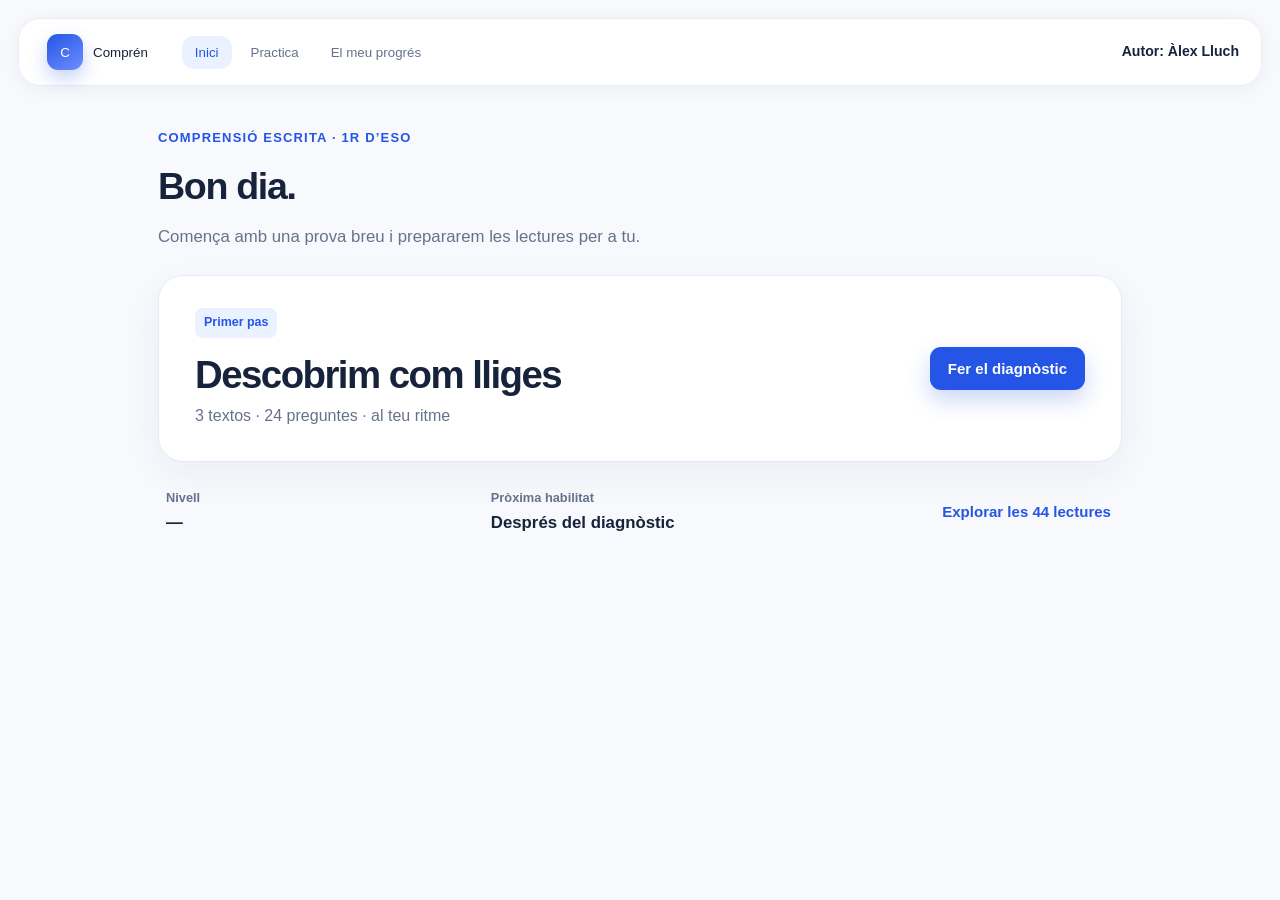
<file: index.html>
<!doctype html>
<html lang="ca">
<head>
  <meta charset="utf-8">
  <meta name="viewport" content="width=device-width,initial-scale=1">
  <meta http-equiv="refresh" content="0;url=./compren/">
  <title>Comprén · Comprensió escrita</title>
  <link rel="canonical" href="https://lluchvalencia.github.io/webs-educatives/compren/">
</head>
<body>
  <p><a href="./compren/">Entrar en Comprén</a></p>
</body>
</html>
</file>
<file: compren/styles.css>
:root{--ink:#17223b;--muted:#66728c;--line:#dfe6f2;--blue:#2455e6;--blue2:#6e8fff;--sky:#eaf1ff;--mint:#dff8ed;--green:#16845b;--amber:#fff1cf;--red:#b93d52;--white:#fff;--panel:rgba(255,255,255,.82);--shadow:0 18px 50px rgba(49,74,128,.12);font-family:Inter,ui-rounded,"SF Pro Rounded","Segoe UI",sans-serif;color:var(--ink);background:#edf3ff;font-synthesis:none}
*{box-sizing:border-box}body{margin:0;min-height:100vh;background:radial-gradient(circle at 8% 0%,#dfeaff 0,transparent 31%),radial-gradient(circle at 92% 18%,#e0faf0 0,transparent 26%),#f6f8fc;font-size:16px;line-height:1.55}.shell{max-width:1440px;margin:auto;min-height:100vh;padding:18px}.topbar{height:68px;display:flex;align-items:center;gap:28px;padding:0 22px;border:1px solid rgba(255,255,255,.8);background:rgba(255,255,255,.76);backdrop-filter:blur(22px);border-radius:22px;box-shadow:0 8px 30px rgba(54,70,110,.08);position:sticky;top:12px;z-index:20}.brand{border:0;background:none;display:flex;align-items:center;gap:10px;color:var(--ink);font:800 20px inherit;cursor:pointer}.brandmark{display:grid;place-items:center;width:36px;height:36px;border-radius:11px;background:linear-gradient(145deg,var(--blue),#6e8fff);color:#fff;box-shadow:0 8px 18px rgba(36,85,230,.26)}nav{display:flex;gap:6px;flex:1}.nav-item{border:0;background:transparent;color:var(--muted);padding:9px 13px;border-radius:12px;font:650 14px inherit;cursor:pointer}.nav-item:hover,.nav-item.active{color:var(--blue);background:var(--sky)}.profile-chip{display:flex;align-items:center;gap:8px;font-size:14px}.profile-chip span{display:grid;place-items:center;width:34px;height:34px;border-radius:50%;background:#17223b;color:#fff;font-weight:800}button{font-family:inherit}.page{max-width:1180px;margin:0 auto;padding:48px 8px 64px}.eyebrow{margin:0 0 9px;color:var(--blue);font-weight:800;font-size:13px;letter-spacing:.09em;text-transform:uppercase}.hero{display:grid;grid-template-columns:minmax(0,1.45fr) minmax(280px,.75fr);gap:22px;align-items:stretch}.hero-main,.card,.side-card,.activity-pane{background:var(--panel);border:1px solid rgba(255,255,255,.92);box-shadow:var(--shadow);border-radius:28px}.hero-main{padding:42px;min-height:330px;position:relative;overflow:hidden}.hero-main:after{content:"";position:absolute;width:240px;height:240px;border-radius:50%;background:linear-gradient(135deg,rgba(36,85,230,.14),rgba(61,213,154,.13));right:-75px;bottom:-90px}.hero h1{font-size:clamp(2.2rem,5vw,4.4rem);letter-spacing:-.055em;line-height:.98;max-width:670px;margin:0 0 20px}.lead{color:var(--muted);font-size:1.1rem;max-width:590px;margin:0 0 28px}.btn{border:0;border-radius:14px;padding:13px 18px;font-weight:800;font-size:15px;cursor:pointer;transition:.18s transform,.18s box-shadow}.btn:hover{transform:translateY(-1px)}.btn-primary{background:var(--blue);color:#fff;box-shadow:0 10px 22px rgba(36,85,230,.24)}.btn-secondary{background:#fff;color:var(--ink);border:1px solid var(--line)}.btn-ghost{background:var(--sky);color:var(--blue)}.btn:disabled{opacity:.45;cursor:not-allowed;transform:none}.hero-actions{display:flex;gap:10px;flex-wrap:wrap}.hero-side{display:grid;gap:16px}.side-card{padding:25px}.level-orbit{display:flex;align-items:center;gap:18px}.level-ring{width:88px;height:88px;border-radius:50%;display:grid;place-items:center;background:conic-gradient(var(--blue) 0 58%,#e6ebf5 58%);position:relative}.level-ring:after{content:"";position:absolute;inset:8px;background:white;border-radius:50%}.level-ring strong{z-index:1;font-size:27px}.side-card h3,.card h3{margin:0 0 5px}.side-card p,.card p{margin:0;color:var(--muted)}.streak{background:linear-gradient(145deg,#17223b,#263858);color:#fff}.streak p{color:#cdd8ed}.streak strong{font-size:2rem}.section-head{display:flex;align-items:end;justify-content:space-between;margin:42px 0 16px}.section-head h2,.page-title{margin:0;font-size:clamp(1.55rem,3vw,2.35rem);letter-spacing:-.035em}.grid3{display:grid;grid-template-columns:repeat(3,1fr);gap:16px}.card{padding:24px}.skill-icon{width:44px;height:44px;border-radius:14px;display:grid;place-items:center;background:var(--sky);color:var(--blue);font-weight:900;margin-bottom:25px}.metric{font-size:1.75rem;font-weight:850;letter-spacing:-.04em}.progress-track{height:9px;border-radius:99px;background:#e9edf5;overflow:hidden;margin-top:12px}.progress-fill{height:100%;border-radius:inherit;background:linear-gradient(90deg,var(--blue),#6e8fff)}.window{border-radius:28px;overflow:hidden;background:rgba(255,255,255,.9);border:1px solid #fff;box-shadow:var(--shadow)}.windowbar{height:48px;display:flex;align-items:center;padding:0 18px;border-bottom:1px solid var(--line);gap:8px}.dot{width:11px;height:11px;border-radius:50%}.dot.red{background:#ff6b63}.dot.amber{background:#ffc34c}.dot.green{background:#35c759}.activity-top{display:flex;justify-content:space-between;align-items:center;padding:18px 24px;background:#f9fbff;border-bottom:1px solid var(--line)}.question-count{font-size:14px;color:var(--muted);font-weight:700}.activity-grid{display:grid;grid-template-columns:minmax(0,1.12fr) minmax(340px,.88fr);min-height:600px}.reading{padding:36px 42px;border-right:1px solid var(--line);overflow:auto}.reading h1{font-size:2rem;line-height:1.15;letter-spacing:-.035em;margin:8px 0 22px}.reading-body{font-family:Georgia,"Times New Roman",serif;font-size:1.12rem;line-height:1.86;color:#26334c;white-space:pre-line}.meta-row{display:flex;gap:8px;flex-wrap:wrap}.tag{display:inline-flex;padding:5px 9px;border-radius:999px;background:var(--sky);color:var(--blue);font-size:12px;font-weight:800}.question{padding:36px;display:flex;flex-direction:column}.question h2{font-size:1.5rem;line-height:1.3;margin:12px 0 22px}.options{display:grid;gap:10px}.option{display:flex;gap:12px;align-items:flex-start;width:100%;text-align:left;border:1px solid var(--line);background:#fff;border-radius:15px;padding:14px 15px;color:var(--ink);font-size:15px;cursor:pointer}.option:hover{border-color:#9ab0f0;background:#f9fbff}.option.selected{border-color:var(--blue);background:var(--sky);box-shadow:0 0 0 2px rgba(36,85,230,.08)}.letter{flex:0 0 26px;height:26px;border-radius:8px;background:#eef2f8;display:grid;place-items:center;font-size:12px;font-weight:900}.option.selected .letter{background:var(--blue);color:#fff}.question-actions{margin-top:auto;padding-top:26px;display:flex;justify-content:space-between;gap:10px}.feedback{margin:18px 0 0;padding:15px;border-radius:15px;background:var(--amber);color:#715516}.feedback.good{background:var(--mint);color:#126647}.feedback strong{display:block;margin-bottom:3px}.diagnostic-intro{display:grid;grid-template-columns:1fr .85fr;gap:22px}.checklist{list-style:none;padding:0;margin:24px 0}.checklist li{padding:10px 0 10px 32px;position:relative}.checklist li:before{content:"✓";position:absolute;left:0;top:10px;width:22px;height:22px;border-radius:7px;background:var(--mint);color:var(--green);display:grid;place-items:center;font-weight:900}.mini-preview{background:linear-gradient(155deg,#17223b,#2c4272);color:white}.mini-preview p{color:#cfd8ed}.skill-list{display:grid;gap:15px;margin-top:22px}.skill-row{display:grid;grid-template-columns:150px 1fr 50px;gap:12px;align-items:center}.skill-row .progress-track{margin:0}.skill-row b:last-child{text-align:right}.callout{padding:20px;border-radius:20px;background:linear-gradient(125deg,var(--sky),#eefbf6);border:1px solid #dce8ff}.level-map{display:grid;grid-template-columns:repeat(6,1fr);gap:10px;margin-top:24px}.level-node{background:#fff;border:1px solid var(--line);border-radius:16px;padding:17px 12px;text-align:center}.level-node.active{color:#fff;background:var(--blue);border-color:var(--blue);transform:translateY(-4px);box-shadow:0 10px 20px rgba(36,85,230,.2)}.level-node strong{display:block;font-size:1.4rem}.table-wrap{overflow:auto;border-radius:22px;border:1px solid var(--line);background:#fff}table{width:100%;border-collapse:collapse;min-width:760px}th,td{text-align:left;padding:15px 16px;border-bottom:1px solid var(--line)}th{background:#f7f9fd;color:var(--muted);font-size:13px}td{font-size:14px}.status{font-weight:800}.status.warn{color:#b46b08}.teacher-summary{display:grid;grid-template-columns:1.4fr .6fr;gap:16px;margin-bottom:20px}.donut{width:118px;height:118px;border-radius:50%;margin:18px auto;background:conic-gradient(var(--blue) 0 41%,#43c68f 41% 68%,#ffc75b 68% 86%,#e6ebf5 86%);display:grid;place-items:center}.donut:after{content:"24";display:grid;place-items:center;background:#fff;width:76px;height:76px;border-radius:50%;font-weight:900;font-size:1.5rem}.empty{text-align:center;padding:70px 20px}.empty .skill-icon{margin:0 auto 18px}.library-grid{display:grid;grid-template-columns:repeat(3,1fr);gap:14px}.reading-card{cursor:pointer;transition:.18s transform,.18s border}.reading-card:hover{transform:translateY(-3px);border-color:#a9baf0}.reading-card .meta-row{margin-bottom:18px}#toast{position:fixed;left:50%;bottom:24px;transform:translate(-50%,20px);background:#17223b;color:#fff;padding:12px 18px;border-radius:13px;font-weight:700;opacity:0;pointer-events:none;transition:.25s;z-index:50}#toast.show{opacity:1;transform:translate(-50%,0)}
@media(max-width:900px){.topbar{gap:12px}.topbar nav{position:fixed;left:18px;right:18px;bottom:12px;height:62px;background:rgba(255,255,255,.93);backdrop-filter:blur(20px);border:1px solid #fff;border-radius:20px;padding:7px;box-shadow:var(--shadow);z-index:30}.nav-item{flex:1;font-size:12px;padding:6px}.profile-chip b{display:none}.hero,.diagnostic-intro,.teacher-summary{grid-template-columns:1fr}.hero-main{padding:30px}.grid3,.library-grid{grid-template-columns:1fr 1fr}.activity-grid{grid-template-columns:1fr}.reading{border-right:0;border-bottom:1px solid var(--line);max-height:50vh}.question{min-height:560px}.level-map{grid-template-columns:repeat(3,1fr)}.page{padding-bottom:100px}}
@media(max-width:600px){.shell{padding:10px}.topbar{height:58px;padding:0 14px;border-radius:17px}.brandmark{width:32px;height:32px}.profile-chip{margin-left:auto}.topbar>nav{left:10px;right:10px}.page{padding-top:28px}.hero-main,.side-card,.card{border-radius:22px}.hero-main{min-height:0;padding:26px 22px}.hero h1{font-size:2.45rem}.grid3,.library-grid{grid-template-columns:1fr}.activity-top{padding:14px 16px}.reading{padding:26px 22px}.question{padding:26px 20px}.skill-row{grid-template-columns:105px 1fr 42px}.level-map{grid-template-columns:repeat(2,1fr)}}
@media(prefers-reduced-motion:reduce){*{scroll-behavior:auto!important;transition:none!important}}

/* Biblioteca compacta i superfície de lectura. */
body{background:#f7f9fc}.topbar{background:rgba(255,255,255,.94);box-shadow:0 3px 18px rgba(32,50,89,.05);border:1px solid #e7ecf5}.page{padding-top:42px}.card,.window{box-shadow:0 8px 28px rgba(32,50,89,.055);border:1px solid #e8edf6}.home-page,.practice-page{max-width:980px}.quiet-intro{font-size:1.05rem;color:var(--muted);margin:9px 0 25px}.focus-card{display:flex;align-items:center;justify-content:space-between;gap:28px;background:#fff;border:1px solid #e4ebf6;border-radius:25px;padding:32px 36px;box-shadow:0 12px 36px rgba(34,62,118,.06)}.focus-card h2{font-size:clamp(1.65rem,3vw,2.45rem);line-height:1.15;letter-spacing:-.04em;margin:15px 0 7px}.focus-card p{color:var(--muted);margin:0}.focus-card .btn{white-space:nowrap}.home-quick{display:grid;grid-template-columns:1fr 1.4fr auto;gap:16px;align-items:center;padding:26px 8px}.home-quick>div{display:grid;gap:2px}.quick-label{font-size:.8rem;font-weight:700;color:var(--muted)}.home-quick strong{font-size:1.05rem}.quiet-link{background:transparent;border:0;color:var(--blue);font-size:.94rem;font-weight:750;padding:8px 3px;cursor:pointer;text-align:left}.quiet-link:hover{text-decoration:underline}.library-entry{display:flex;justify-content:space-between;align-items:center;gap:18px;margin-top:46px;border-top:1px solid var(--line);padding:26px 2px 0}.library-entry h2{margin:0;font-size:1.35rem;letter-spacing:-.025em}.library-entry p{color:var(--muted);margin:2px 0 0}.bank-panel{margin-top:22px;background:#fff;border:1px solid #e8edf6;border-radius:22px;padding:20px;box-shadow:0 8px 28px rgba(32,50,89,.045)}.bank-controls{display:flex;gap:10px}.search-wrap{flex:1}.search-wrap input,.select-wrap select{height:46px;width:100%;font:inherit;font-size:.95rem;color:var(--ink);border:1px solid var(--line);border-radius:12px;background:#fff;padding:0 14px}.search-wrap input:focus,.select-wrap select:focus{outline:2px solid #98b2ff;outline-offset:1px}.select-wrap{width:195px}.bank-count{color:var(--muted);font-size:.85rem;margin:15px 2px 6px}.bank-list{border-top:1px solid var(--line)}.bank-row{display:flex;justify-content:space-between;align-items:center;gap:15px;width:100%;padding:15px 7px;border:0;border-bottom:1px solid var(--line);background:#fff;text-align:left;cursor:pointer;color:var(--ink)}.bank-row:hover{background:#f8faff}.bank-row strong{display:block;font-size:1rem}.bank-row small{display:block;color:var(--muted);font-size:.84rem;margin-top:2px}.bank-row-meta{flex:0 0 115px;text-align:right;color:var(--muted);font-size:.83rem}.bank-pages{display:flex;justify-content:center;align-items:center;gap:14px;margin-top:18px;color:var(--muted);font-size:.88rem}.bank-pages .btn{padding:8px 13px;font-size:.88rem}.bank-empty{padding:26px;text-align:center;color:var(--muted)}.sr-only{position:absolute;width:1px;height:1px;padding:0;margin:-1px;overflow:hidden;clip:rect(0,0,0,0);white-space:nowrap;border:0}.activity-page{max-width:1280px;padding-top:22px}.activity-page .window{border-radius:22px}.activity-top{background:#fff;padding:14px 26px}.activity-progress{width:110px}.activity-grid{min-height:640px;grid-template-columns:minmax(0,1.15fr) minmax(360px,.85fr)}.reading{padding:35px 44px;background:#fff}.reading-body{font-size:1.105rem;line-height:1.82;max-width:68ch}.question{padding:36px 38px;background:#fcfdff}.question h2{font-size:1.42rem}.question .eyebrow{font-size:.8rem}.option{border-radius:12px}.tag{border-radius:8px}.focus-card .tag{font-size:.78rem}.btn{border-radius:11px}
@media(max-width:900px){.focus-card{padding:27px}.activity-grid{grid-template-columns:1fr}.activity-page .reading{max-height:52vh;overflow:auto;border-right:0;border-bottom:1px solid var(--line)}.activity-page .question{min-height:500px}.home-quick{grid-template-columns:1fr 1fr}.home-quick .quiet-link{grid-column:1/-1}}
@media(max-width:600px){.page{padding-top:26px}.focus-card{align-items:flex-start;flex-direction:column;gap:22px;padding:25px 22px}.focus-card .btn{width:100%}.library-entry{align-items:flex-start;flex-direction:column}.library-entry .btn{width:100%}.bank-panel{padding:15px}.bank-controls{flex-direction:column}.select-wrap{width:100%}.bank-row-meta{flex-basis:95px}.activity-top{padding:10px 16px}.activity-progress{width:55px}.activity-page .reading{padding:26px 22px}.activity-page .question{padding:26px 20px}}
.activity-page .question-actions{margin-top:15px;padding-top:14px;justify-content:flex-end}
.site-credit{white-space:nowrap;color:var(--ink);font-size:.88rem}.site-credit strong{font-weight:750}.bank-row-end{display:flex;align-items:center;gap:16px;flex:0 0 auto}.bank-row-open{display:inline-block;padding:2px 0;color:var(--blue);font-size:.85rem;font-weight:750}.bank-row:hover .bank-row-open,.bank-row:focus-visible .bank-row-open{text-decoration:underline}.bank-row:focus-visible,.quiet-link:focus-visible{outline:2px solid var(--blue);outline-offset:2px}#bank-panel{scroll-margin-top:105px}.activity-top .quiet-link{padding:3px 0;font-size:.86rem}
@media(max-width:600px){.site-credit{font-size:.82rem}.bank-row-end{gap:9px}.bank-row-meta{display:none}.bank-row-open{font-size:.82rem}}
</file>
